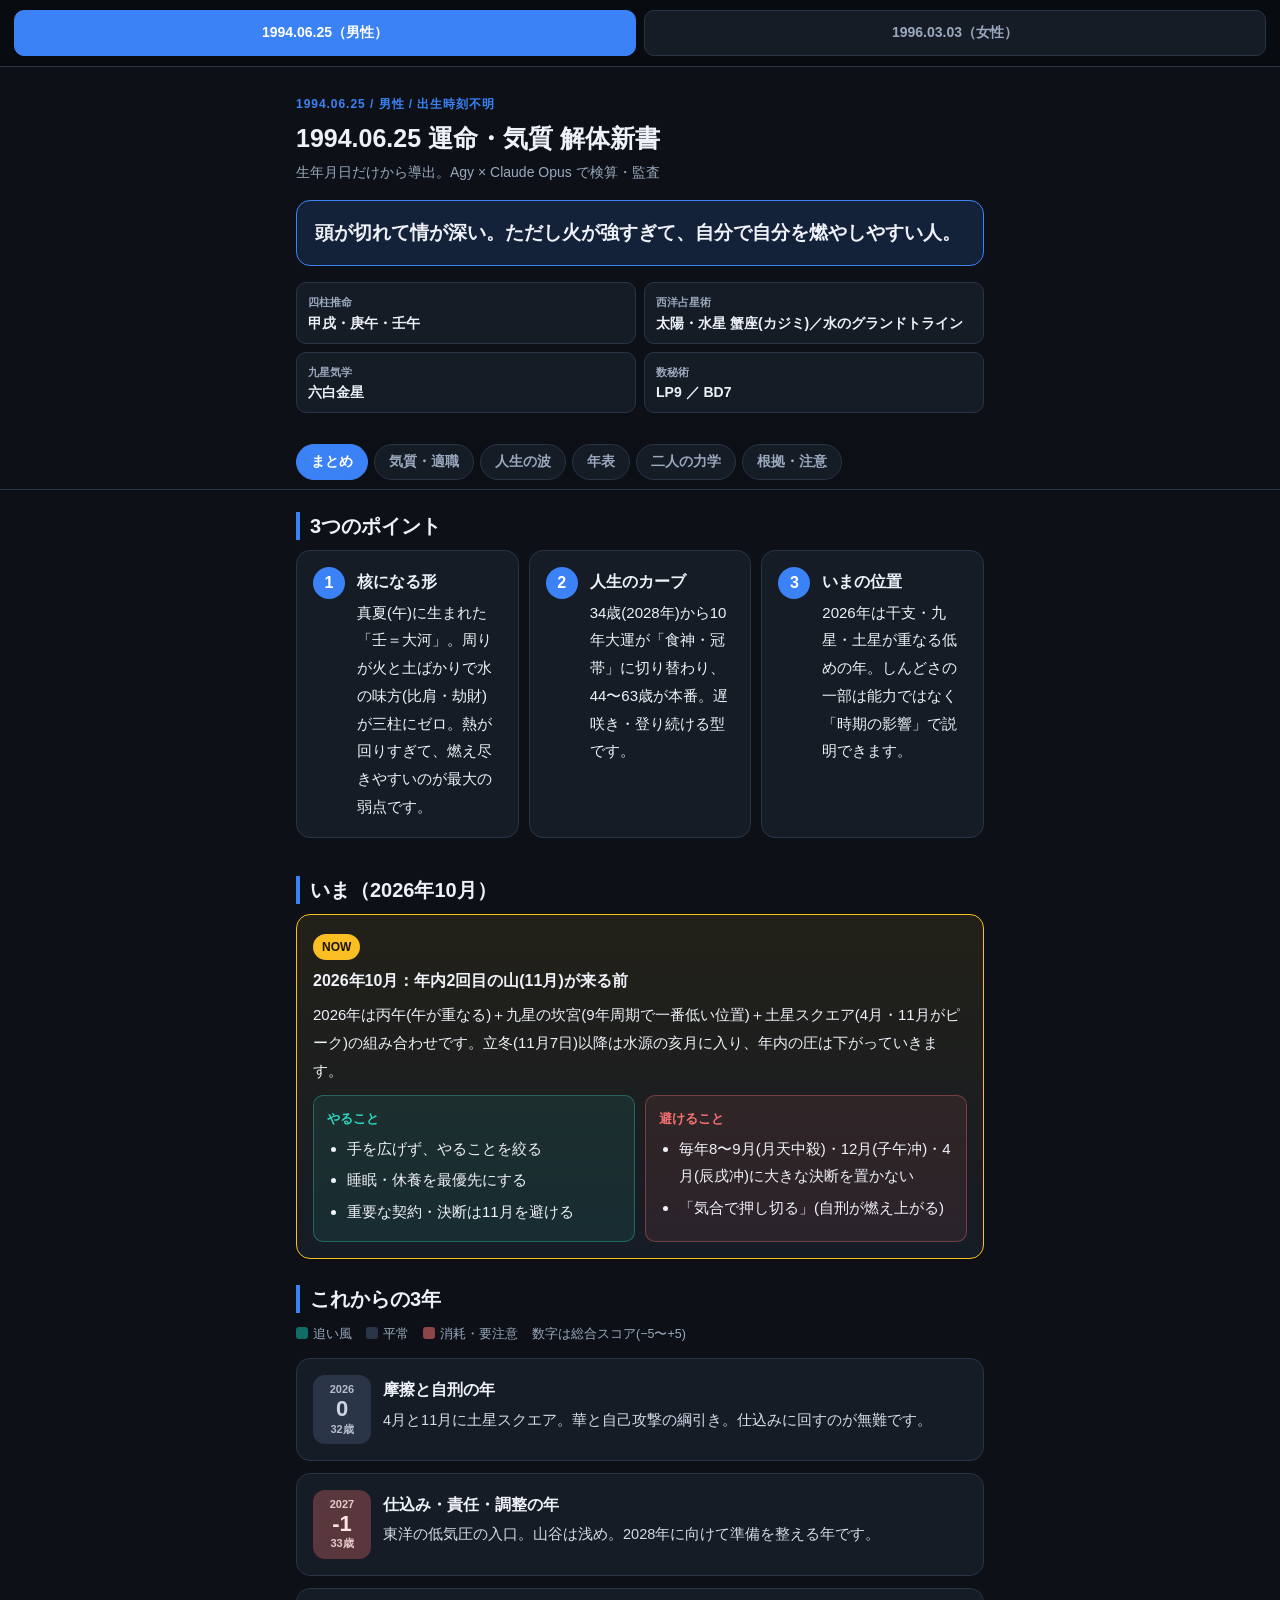
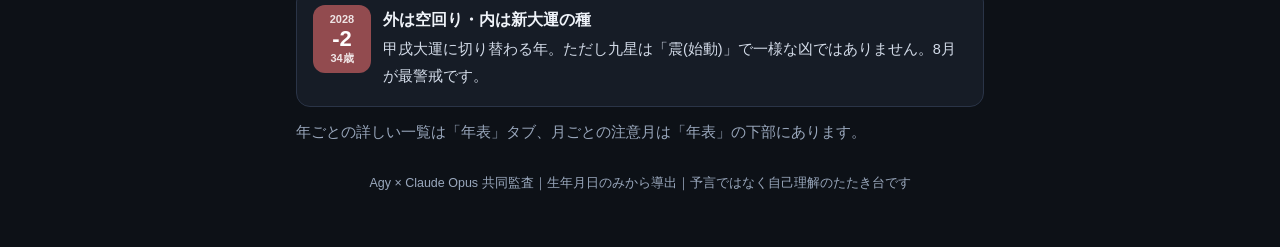
<file: index.html>
<!DOCTYPE html>
<html lang="ja">
<head>
<meta charset="UTF-8">
<meta name="viewport" content="width=device-width, initial-scale=1">
<meta name="robots" content="noindex, nofollow">
<title>1994.06.25 運命・気質 解体新書</title>
<link rel="stylesheet" href="style.css">
</head>
<body class="theme-94" data-id="k94">
<script src="data94.js"></script>
<script src="data96.js"></script>
<script src="app.js"></script>
</body>
</html>
</file>
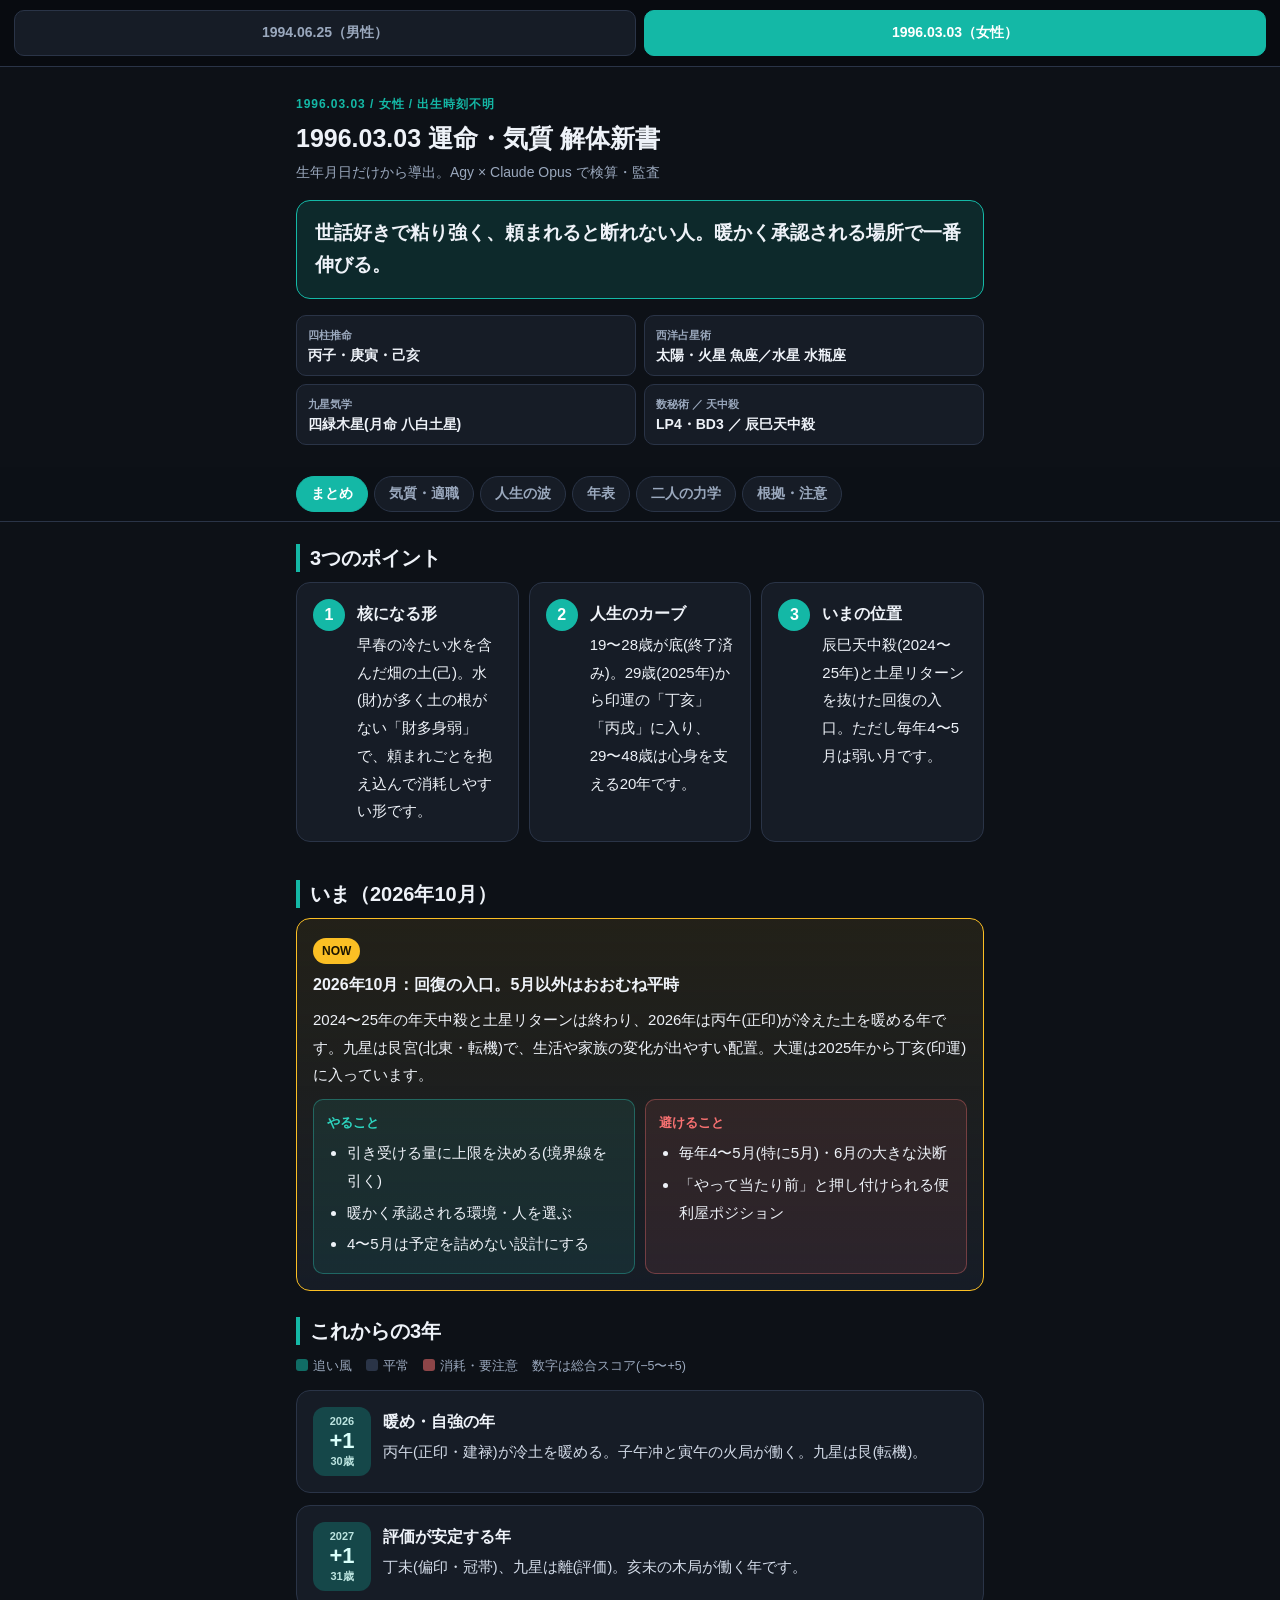
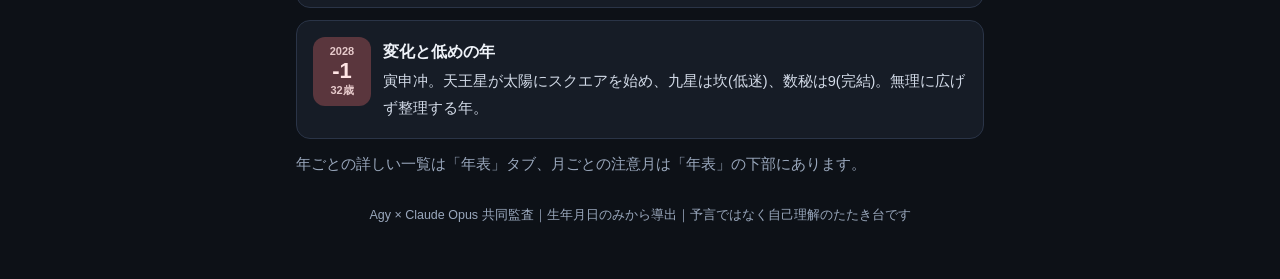
<file: 19960303.html>
<!DOCTYPE html>
<html lang="ja">
<head>
<meta charset="UTF-8">
<meta name="viewport" content="width=device-width, initial-scale=1">
<meta name="robots" content="noindex, nofollow">
<title>1996.03.03 運命・気質 解体新書</title>
<link rel="stylesheet" href="style.css">
</head>
<body class="theme-96" data-id="k96">
<script src="data94.js"></script>
<script src="data96.js"></script>
<script src="app.js"></script>
</body>
</html>
</file>
<file: style.css>
:root{
  --bg:#0d1117;--card:#161c26;--card2:#1d2532;--line:#2a3447;
  --text:#eef2f8;--mute:#9aa8bd;--accent:#14b8a6;--accent-soft:rgba(20,184,166,.14);
  --good:#2dd4bf;--bad:#f87171;--warn:#fbbf24;
}
body.theme-94{--accent:#3b82f6;--accent-soft:rgba(59,130,246,.15)}
*{box-sizing:border-box;-webkit-tap-highlight-color:transparent}
html{scroll-behavior:smooth}
body{margin:0;background:var(--bg);color:var(--text);font-family:-apple-system,BlinkMacSystemFont,"Hiragino Sans","Noto Sans JP","Yu Gothic UI",sans-serif;font-size:16px;line-height:1.85;padding-bottom:40px}
a{color:inherit}
.switch{display:flex;gap:8px;padding:10px 14px;background:#080b10;border-bottom:1px solid var(--line)}
.switch a{flex:1;text-align:center;text-decoration:none;padding:9px 6px;border-radius:10px;border:1px solid var(--line);background:var(--card);color:var(--mute);font-weight:700;font-size:14px}
.switch a.on{background:var(--accent);border-color:var(--accent);color:#fff}
.wrap{max-width:720px;margin:0 auto;padding:0 16px}
.hero{padding:26px 0 8px}
.eyebrow{font-size:12px;letter-spacing:.08em;color:var(--accent);font-weight:800}
h1{font-size:25px;line-height:1.4;margin:6px 0 4px}
.sub{color:var(--mute);font-size:14px;margin:0 0 14px}
.quote{font-size:19px;line-height:1.7;font-weight:800;padding:16px 18px;border-radius:14px;background:var(--accent-soft);border:1px solid var(--accent);margin:12px 0 16px}
.chips{display:grid;grid-template-columns:1fr 1fr;gap:8px}
.chip{background:var(--card);border:1px solid var(--line);border-radius:10px;padding:9px 11px}
.chip b{display:block;font-size:11px;color:var(--mute);font-weight:600}
.chip span{font-size:14px;font-weight:700;line-height:1.5;display:block}
nav.tabs{position:sticky;top:0;z-index:20;background:rgba(13,17,23,.96);backdrop-filter:blur(8px);border-bottom:1px solid var(--line);margin-top:14px}
nav.tabs .in{max-width:720px;margin:0 auto;display:flex;gap:6px;overflow-x:auto;padding:9px 16px;scrollbar-width:none}
nav.tabs .in::-webkit-scrollbar{display:none}
.tab{flex:0 0 auto;padding:8px 14px;border-radius:999px;border:1px solid var(--line);background:var(--card);color:var(--mute);font-size:14px;font-weight:700;cursor:pointer}
.tab.on{background:var(--accent);border-color:var(--accent);color:#fff}
section.pane{display:none;padding-top:18px}
section.pane.on{display:block}
h2{font-size:20px;margin:26px 0 10px;padding-left:10px;border-left:4px solid var(--accent);line-height:1.4}
h2:first-child{margin-top:4px}
h3{font-size:16px;margin:0 0 6px}
.lead{color:var(--mute);font-size:14.5px;margin:0 0 12px}
.card{background:var(--card);border:1px solid var(--line);border-radius:14px;padding:16px;margin:0 0 12px}
.card p{margin:0 0 8px;font-size:15px}
.card p:last-child{margin:0}
.grid3{display:grid;gap:10px}
.pt{display:flex;gap:12px;align-items:flex-start}
.pt .n{flex:0 0 32px;height:32px;border-radius:50%;background:var(--accent);color:#fff;font-weight:800;display:flex;align-items:center;justify-content:center}
.pt h3{margin:0 0 2px}
.pt p{margin:0;font-size:15px}
.now{border-color:var(--warn);background:linear-gradient(180deg,rgba(251,191,36,.09),var(--card))}
.now .tag{display:inline-block;font-size:12px;font-weight:800;color:#1b1400;background:var(--warn);padding:2px 9px;border-radius:999px;margin-bottom:6px}
.two{display:grid;gap:10px;margin-top:10px}
.do,.dont{border-radius:10px;padding:11px 13px;font-size:14.5px}
.do{background:rgba(45,212,191,.09);border:1px solid rgba(45,212,191,.35)}
.dont{background:rgba(248,113,113,.09);border:1px solid rgba(248,113,113,.35)}
.do b,.dont b{display:block;font-size:13px;margin-bottom:3px}
.do b{color:var(--good)}.dont b{color:var(--bad)}
ul{margin:4px 0 0;padding-left:20px}
li{margin:0 0 4px;font-size:15px}
.yr{display:flex;gap:12px;align-items:flex-start}
.badge{flex:0 0 58px;text-align:center;border-radius:12px;padding:8px 0;font-weight:800;line-height:1.2}
.badge small{display:block;font-size:11px;font-weight:600;opacity:.85}
.badge .v{font-size:22px;display:block}
.yr h3{margin:0 0 2px;font-size:16px}
.yr p{margin:0;font-size:14.5px;color:#d3dbe8}
.legend{display:flex;flex-wrap:wrap;gap:8px 14px;font-size:12.5px;color:var(--mute);margin:6px 0 12px}
.legend i{display:inline-block;width:12px;height:12px;border-radius:3px;margin-right:5px;vertical-align:-1px}
.s-p3{background:#0d9488;color:#fff}.s-p2{background:rgba(20,184,166,.55);color:#fff}.s-p1{background:rgba(20,184,166,.28);color:#d9fffa}
.s-z{background:#2a3447;color:#cbd5e1}
.s-m1{background:rgba(248,113,113,.3);color:#ffe4e4}.s-m2{background:rgba(248,113,113,.55);color:#fff}.s-m3{background:#dc2626;color:#fff}
.chart{background:var(--card);border:1px solid var(--line);border-radius:14px;padding:10px;margin-bottom:12px}
.chart svg{width:100%;height:auto;display:block}
.tl{position:relative;margin:6px 0 0 8px;padding-left:18px;border-left:2px solid var(--line)}
.tl .it{position:relative;margin:0 0 14px}
.tl .it::before{content:"";position:absolute;left:-26px;top:7px;width:14px;height:14px;border-radius:50%;background:var(--card2);border:2px solid var(--mute)}
.tl .it.cur::before{background:var(--warn);border-color:var(--warn)}
.tl .it.big::before{border-color:var(--accent);background:var(--accent)}
.tl .when{font-size:13px;color:var(--mute);font-weight:700}
.tl h3{margin:0 0 2px;font-size:16px}
.tl p{margin:0;font-size:14.5px;color:#d3dbe8}
.stars{color:var(--warn);letter-spacing:1px;font-size:13px}
.ju{font-size:12px;color:var(--mute)}
.pill{display:inline-block;font-size:11.5px;font-weight:800;padding:1px 8px;border-radius:999px;margin-left:6px;vertical-align:1px}
.pol-g{background:rgba(45,212,191,.2);color:#5eead4}.pol-w{background:rgba(251,191,36,.2);color:#fbbf24}.pol-b{background:rgba(248,113,113,.2);color:#fca5a5}.pol-n{background:#2a3447;color:#cbd5e1}
.ybar{display:flex;align-items:center;gap:10px;padding:10px 0;border-bottom:1px solid var(--line)}
.ybar:last-child{border-bottom:0}
.ybar .y{flex:0 0 74px;font-size:14px;font-weight:800;line-height:1.3}
.ybar .y small{display:block;color:var(--mute);font-weight:600;font-size:12px}
.ybar .tr{flex:0 0 96px;height:18px;background:var(--card2);border-radius:9px;position:relative;overflow:hidden}
.ybar .tr::after{content:"";position:absolute;left:50%;top:0;bottom:0;width:1px;background:#566480}
.ybar .tr i{position:absolute;top:2px;bottom:2px;border-radius:7px}
.ybar .sc{flex:0 0 28px;text-align:right;font-weight:800;font-size:15px}
.ybar .tx{flex:1;font-size:13.5px;line-height:1.5;color:#d3dbe8}
.ybar.cur{background:rgba(251,191,36,.08);margin:0 -8px;padding:10px 8px;border-radius:10px}
.heat{display:grid;grid-template-columns:repeat(6,1fr);gap:6px;margin:8px 0 10px}
.cell{border-radius:9px;text-align:center;padding:6px 0;font-weight:800;line-height:1.25}
.cell small{display:block;font-size:11px;font-weight:600;opacity:.9}
.cell span{font-size:16px}
.mn{font-size:14px;margin:0 0 6px;color:#d3dbe8}
.mn b{color:#fff}
details{background:var(--card);border:1px solid var(--line);border-radius:14px;margin:0 0 10px}
summary{cursor:pointer;padding:14px 16px;font-weight:800;font-size:15.5px;list-style:none;display:flex;justify-content:space-between;gap:8px}
summary::-webkit-details-marker{display:none}
summary::after{content:"＋";color:var(--accent);font-weight:800}
details[open] summary::after{content:"－"}
details .body{padding:0 16px 16px}
table{width:100%;border-collapse:collapse;font-size:13.5px}
th,td{border-bottom:1px solid var(--line);padding:8px 6px;text-align:left;vertical-align:top}
th{color:var(--mute);font-size:12px;font-weight:700}
.tw{overflow-x:auto}
.tw table{min-width:480px}
.note{font-size:13.5px;color:var(--mute);background:var(--card2);border-left:3px solid var(--warn);padding:10px 12px;border-radius:0 10px 10px 0;margin:10px 0}
.lab{display:inline-block;font-size:11px;font-weight:800;padding:1px 8px;border-radius:6px;margin-right:6px;vertical-align:1px}
.lab-c{background:rgba(45,212,191,.2);color:#5eead4}.lab-i{background:rgba(251,191,36,.2);color:#fbbf24}
.ysum{padding:0;display:block;font-weight:400}
.ysum::after{content:none!important}
.foot{color:var(--mute);font-size:12.5px;text-align:center;margin-top:26px}
@media(min-width:640px){.grid3{grid-template-columns:repeat(3,1fr)}.two{grid-template-columns:1fr 1fr}.heat{grid-template-columns:repeat(11,1fr)}}
</file>
